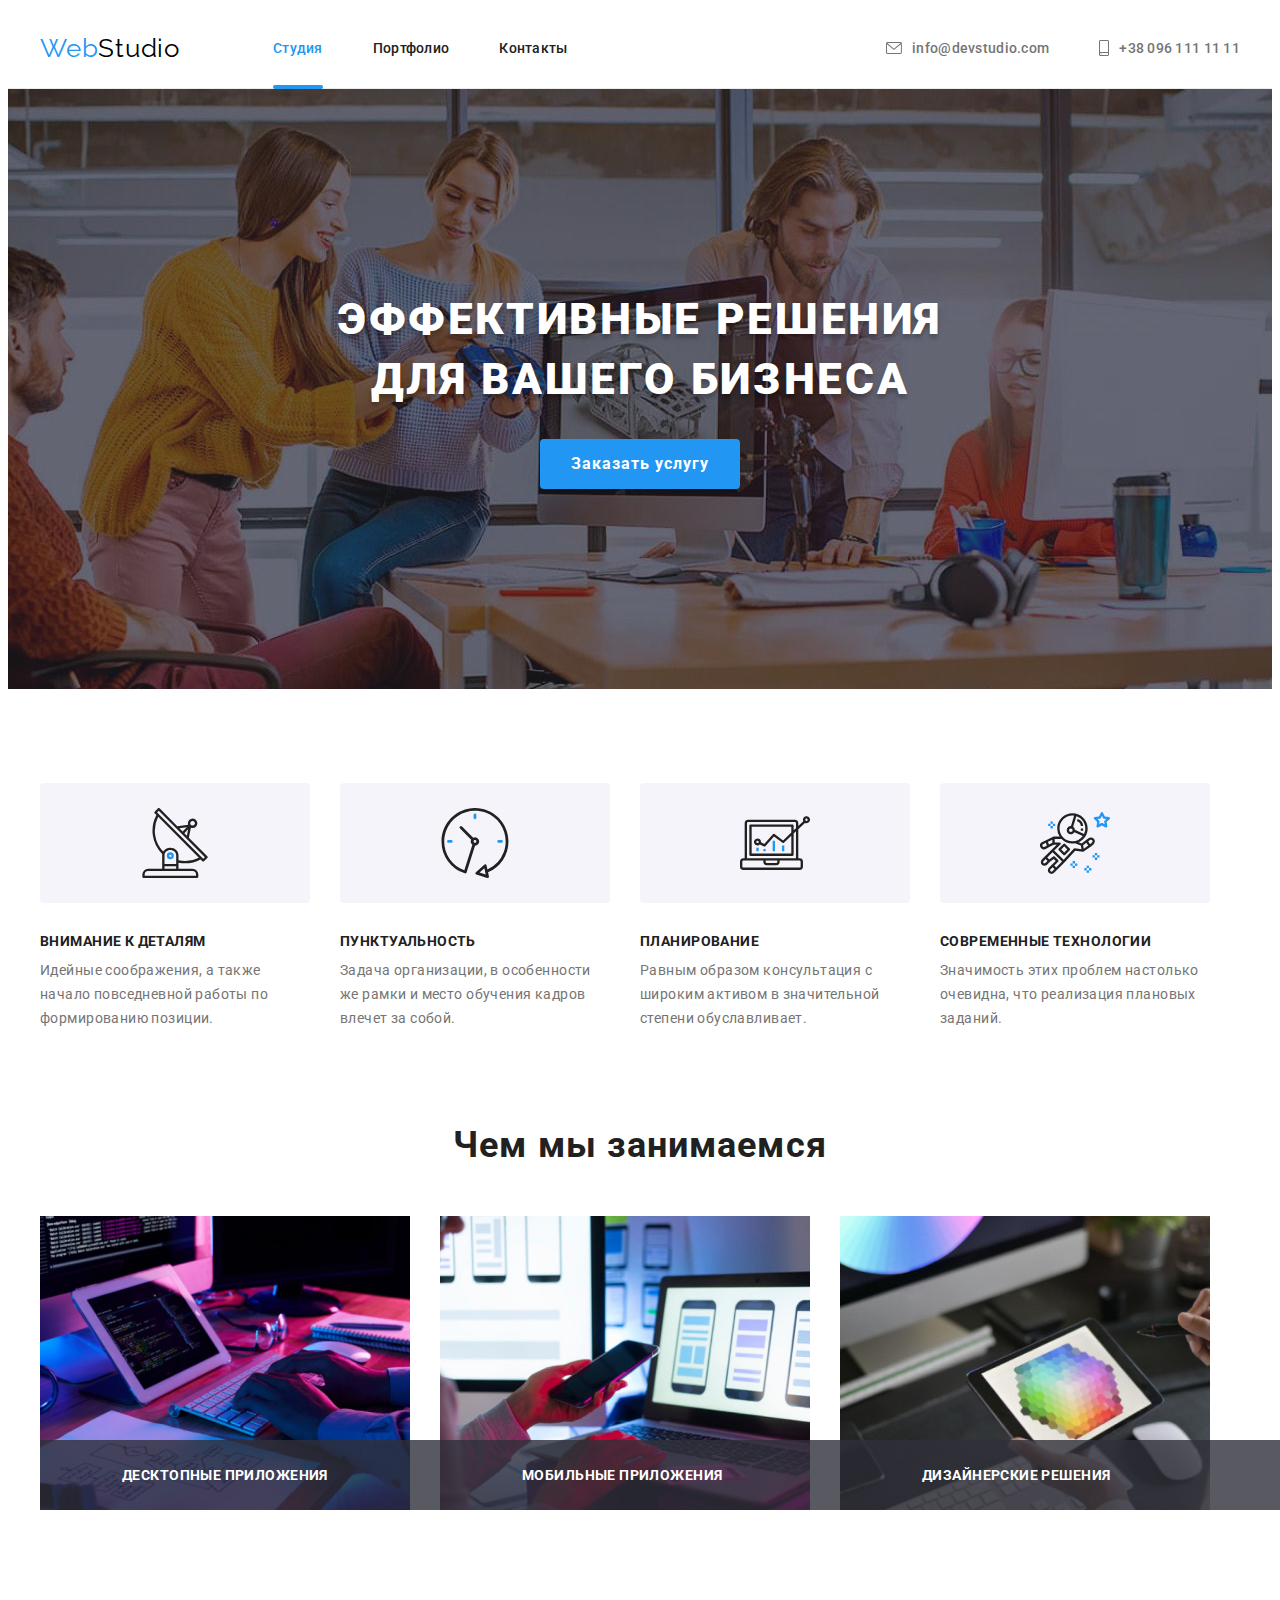
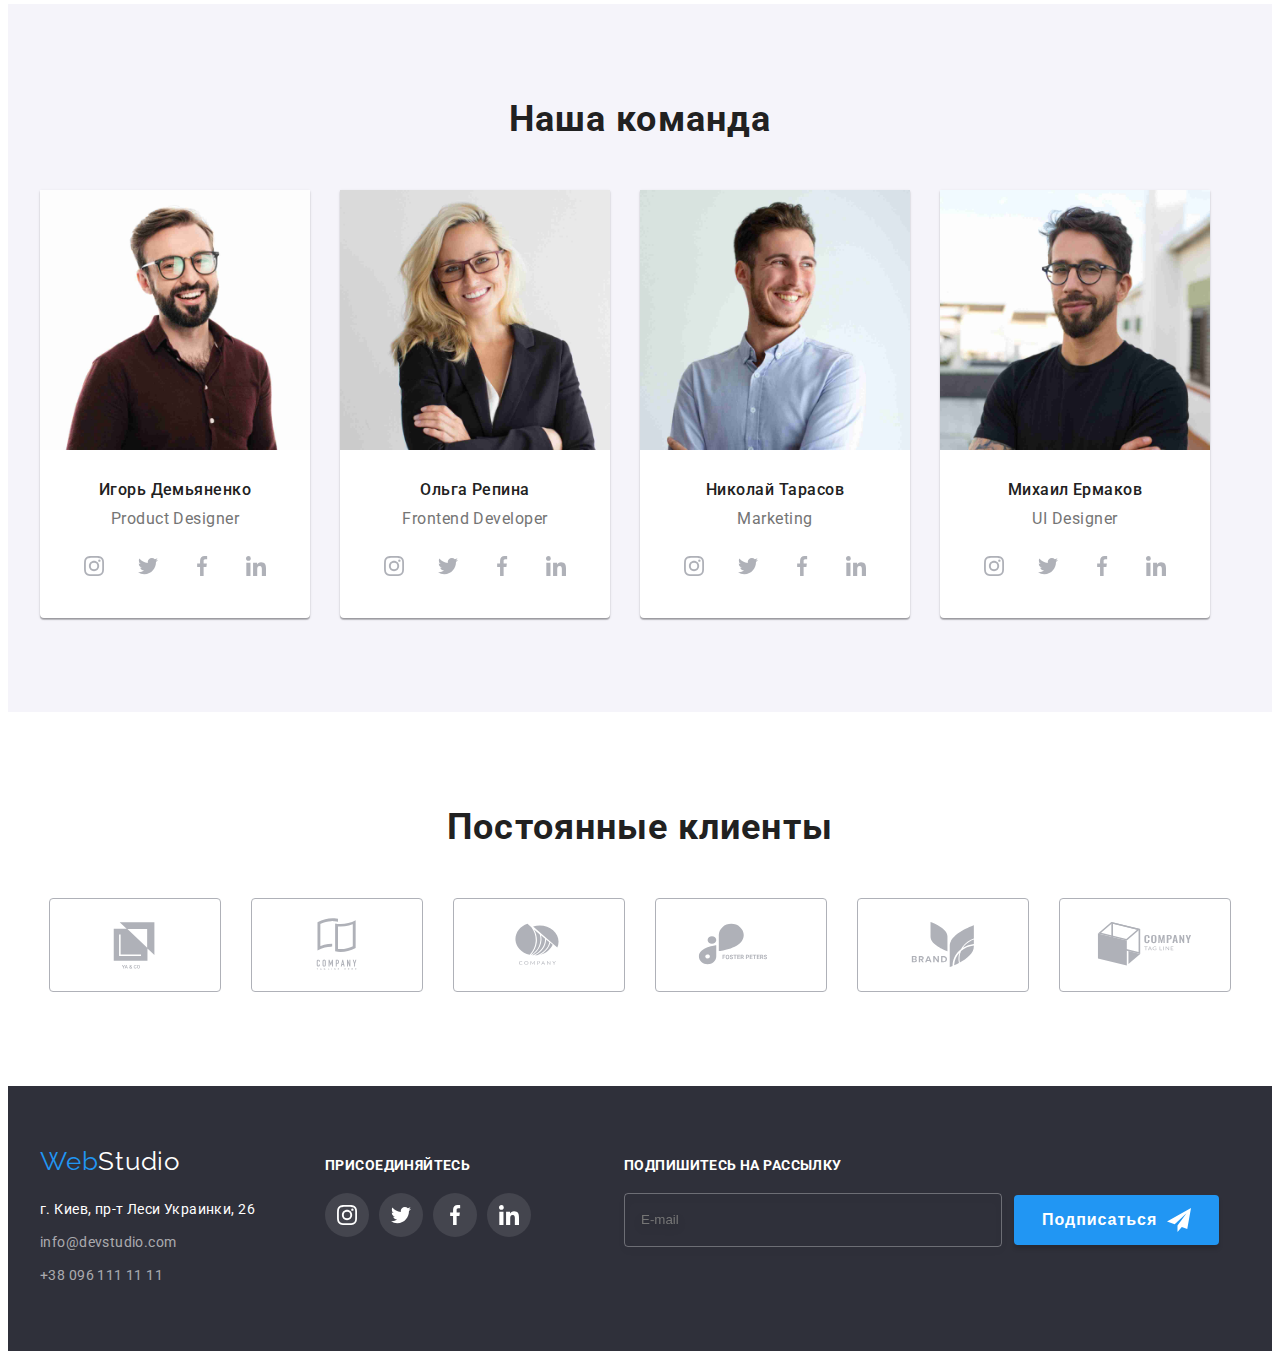
<file: index.html>
<!DOCTYPE html>
<html lang="en">
  <head>
    <meta charset="UTF-8" />
    <meta http-equiv="X-UA-Compatible" content="IE=edge" />
    <meta name="viewport" content="width=device-width, initial-scale=1.0" />
    <!-- Normalized start -->
    <link
      rel="stylesheet"
      href="https://cdnjs.cloudflare.com/ajax/libs/modern-normalize/1.1.0/modern-normalize.min.css"
      integrity="sha512-wpPYUAdjBVSE4KJnH1VR1HeZfpl1ub8YT/NKx4PuQ5NmX2tKuGu6U/JRp5y+Y8XG2tV+wKQpNHVUX03MfMFn9Q=="
      crossorigin="anonymous"
      referrerpolicy="no-referrer"
    />
    <!-- Normalized end -->

    <!-- font start -->
    <link rel="preconnect" href="https://fonts.googleapis.com" />
    <link rel="preconnect" href="https://fonts.gstatic.com" crossorigin />
    <link
      href="https://fonts.googleapis.com/css2?family=Raleway:wght@700&family=Roboto:wght@400;500;700;900&display=swap"
      rel="stylesheet"
    />
    <!-- font end -->
    <link rel="stylesheet" href="./css/styles.css" />
    <title>Document</title>
  </head>
  <body>
    <!-- header -->
    <header class="header">
      <div class="header-container container">
        <nav class="header-nav">
          <a class="logo link" href="./index.html"> <span class="web">Web</span>Studio</a>
          <ul class="header-list list">
            <li class="header-item">
              <a class="header-link header-link-current link" href="./index.html">Студия</a>
            </li>
            <li class="header-item">
              <a class="header-link link" href="./portfolio.html">Портфолио</a>
            </li>
            <li class="header-item">
              <a class="header-link link" href="">Контакты</a>
            </li>
          </ul>
        </nav>
        <ul class="contact-list list">
          <li class="header-item">
            <a class="header-contact link" href="mailto:info@devstudio.com">
              <svg class="header-svg" width="16" height="12">
                <use href="./images/icons.svg#envelope"></use>
              </svg>
              info@devstudio.com</a
            >
          </li>
          <li class="header-item">
            <a class="header-contact link" href="tel:+380961111111">
              <svg class="header-svg" width="10" height="16">
                <use href="./images/icons.svg#smartphone"></use>
              </svg>
              +38 096 111 11 11</a
            >
          </li>
        </ul>
      </div>
    </header>
    <!-- main content -->
    <main class="main">
      <!-- Hero section -->
      <section class="hero">
        <div class="hero-container container">
          <h1 class="hero-tittle">Эффективные решения для вашего бизнеса</h1>
          <button class="btn" type="button" data-modal-open>Заказать услугу</button>
        </div>
      </section>
      <!--Peculiarities  -->
      <section class="features-saction saction">
        <div class="features-container container">
          <h2 class="visually-hidden">Наши особенности</h2>
          <ul class="features-list list">
            <li class="features-item">
              <div class="features-svg-block">
                <svg class="" width="70" height="70">
                  <use href="./images/icons.svg#antenna"></use>
                </svg>
              </div>
              <h3 class="features-txt">Внимание к деталям</h3>
              <p class="features-info">
                Идейные соображения, а также начало повседневной работы по формированию позиции.
              </p>
            </li>
            <li class="features-item">
              <div class="features-svg-block">
                <svg class="" width="70" height="70">
                  <use href="./images/icons.svg#clock"></use>
                </svg>
              </div>
              <h3 class="features-txt">Пунктуальность</h3>
              <p class="features-info">
                Задача организации, в особенности же рамки и место обучения кадров влечет за собой.
              </p>
            </li>
            <li class="features-item">
              <div class="features-svg-block">
                <svg class="" width="70" height="70">
                  <use href="./images/icons.svg#diagram"></use>
                </svg>
              </div>
              <h3 class="features-txt">Планирование</h3>
              <p class="features-info">
                Равным образом консультация с широким активом в значительной степени обуславливает.
              </p>
            </li>
            <li class="features-item">
              <div class="features-svg-block">
                <svg class="" width="70" height="70">
                  <use href="./images/icons.svg#astronaut"></use>
                </svg>
              </div>
              <h3 class="features-txt">Современные технологии</h3>
              <p class="features-info">
                Значимость этих проблем настолько очевидна, что реализация плановых заданий.
              </p>
            </li>
          </ul>
        </div>
      </section>
      <!-- occupations -->
      <section class="caption saction">
        <div class="occupations-container container">
          <h2 class="saction-tittle">Чем мы занимаемся</h2>
          <ul class="occupations-list list">
            <li class="occupations-item">
              <img src=".\images\main\image1.jpg" alt="backend" width="370" />
              <div class="desc-block">
                <p class="occupations-desc">Десктопные приложения</p>
              </div>
            </li>
            <li class="occupations-item">
              <img src=".\images\main\image2.jpg" alt="frontend" width="370" />
              <div class="desc-block">
                <p class="occupations-desc">Мобильные приложения</p>
              </div>
            </li>
            <li class="occupations-item">
              <img src=".\images\main\image3.jpg" alt="designe" width="370" />
              <div class="desc-block">
                <p class="occupations-desc">Дизайнерские решения</p>
              </div>
            </li>
          </ul>
        </div>
      </section>
      <!-- team -->
      <section class="team saction">
        <div class="team-container container">
          <h2 class="saction-tittle">Наша команда</h2>
          <ul class="team-list list">
            <li class="team-item">
              <img
                class="team-card"
                src=".\images\main\member1.jpg"
                alt="team card 1"
                width="270"
                height="260"
              />
              <div class="team-wrapper">
                <h3 class="team-name">Игорь Демьяненко</h3>
                <p class="team-profession">Product Designer</p>
                <ul class="socials list">
                  <li class="socials-item">
                    <a
                      class="socials-link link"
                      href=""
                      target="_blank"
                      rel="noopener noreferrer"
                      aria-label="instagram"
                    >
                      <svg class="socials-icon" width="20" height="20">
                        <use href="./images/icons.svg#instagram"></use>
                      </svg>
                    </a>
                  </li>
                  <li class="socials-item">
                    <a
                      class="socials-link link"
                      href=""
                      target="_blank"
                      rel="noopener noreferrer"
                      aria-label="twitter"
                    >
                      <svg class="socials-icon" width="20" height="20">
                        <use href="./images/icons.svg#twitter"></use>
                      </svg>
                    </a>
                  </li>
                  <li class="socials-item">
                    <a
                      class="socials-link link"
                      href=""
                      target="_blank"
                      rel="noopener noreferrer"
                      aria-label="facebook"
                    >
                      <svg class="socials-icon" width="20" height="20">
                        <use href="./images/icons.svg#facebook"></use>
                      </svg>
                    </a>
                  </li>
                  <li class="socials-item">
                    <a
                      class="socials-link link"
                      href=""
                      target="_blank"
                      rel="noopener noreferrer"
                      aria-label="linkedin"
                    >
                      <svg class="socials-icon" width="20" height="20">
                        <use href="./images/icons.svg#linkedin"></use>
                      </svg>
                    </a>
                  </li>
                </ul>
              </div>
            </li>
            <li class="team-item">
              <img
                class="team-card"
                src=".\images\main\member2.jpg"
                alt="team card 2"
                width="270"
                height="260"
              />
              <div class="team-wrapper">
                <h3 class="team-name">Ольга Репина</h3>
                <p class="team-profession">Frontend Developer</p>
                <ul class="socials list">
                  <li class="socials-item">
                    <a
                      class="socials-link link"
                      href=""
                      target="_blank"
                      rel="noopener noreferrer"
                      aria-label="instagram"
                    >
                      <svg class="socials-icon" width="20" height="20">
                        <use href="./images/icons.svg#instagram"></use>
                      </svg>
                    </a>
                  </li>
                  <li class="socials-item">
                    <a
                      class="socials-link link"
                      href=""
                      target="_blank"
                      rel="noopener noreferrer"
                      aria-label="twitter"
                    >
                      <svg class="socials-icon" width="20" height="20">
                        <use href="./images/icons.svg#twitter"></use>
                      </svg>
                    </a>
                  </li>
                  <li class="socials-item">
                    <a
                      class="socials-link link"
                      href=""
                      target="_blank"
                      rel="noopener noreferrer"
                      aria-label="facebook"
                    >
                      <svg class="socials-icon" width="20" height="20">
                        <use href="./images/icons.svg#facebook"></use>
                      </svg>
                    </a>
                  </li>
                  <li class="socials-item">
                    <a
                      class="socials-link link"
                      href=""
                      target="_blank"
                      rel="noopener noreferrer"
                      aria-label="linkedin"
                    >
                      <svg class="socials-icon" width="20" height="20">
                        <use href="./images/icons.svg#linkedin"></use>
                      </svg>
                    </a>
                  </li>
                </ul>
              </div>
            </li>
            <li class="team-item">
              <img
                class="team-card"
                src=".\images\main\member3.jpg"
                alt="team card 3"
                width="270"
                height="260"
              />
              <div class="team-wrapper">
                <h3 class="team-name">Николай Тарасов</h3>
                <p class="team-profession">Marketing</p>
                <ul class="socials list">
                  <li class="socials-item">
                    <a
                      class="socials-link link"
                      href=""
                      target="_blank"
                      rel="noopener noreferrer"
                      aria-label="instagram"
                    >
                      <svg class="socials-icon" width="20" height="20">
                        <use href="./images/icons.svg#instagram"></use>
                      </svg>
                    </a>
                  </li>
                  <li class="socials-item">
                    <a
                      class="socials-link link"
                      href=""
                      target="_blank"
                      rel="noopener noreferrer"
                      aria-label="twitter"
                    >
                      <svg class="socials-icon" width="20" height="20">
                        <use href="./images/icons.svg#twitter"></use>
                      </svg>
                    </a>
                  </li>
                  <li class="socials-item">
                    <a
                      class="socials-link link"
                      href=""
                      target="_blank"
                      rel="noopener noreferrer"
                      aria-label="facebook"
                    >
                      <svg class="socials-icon" width="20" height="20">
                        <use href="./images/icons.svg#facebook"></use>
                      </svg>
                    </a>
                  </li>
                  <li class="socials-item">
                    <a
                      class="socials-link link"
                      href=""
                      target="_blank"
                      rel="noopener noreferrer"
                      aria-label="linkedin"
                    >
                      <svg class="socials-icon" width="20" height="20">
                        <use href="./images/icons.svg#linkedin"></use>
                      </svg>
                    </a>
                  </li>
                </ul>
              </div>
            </li>
            <li class="team-item">
              <img
                class="team-card"
                src=".\images\main\member4.jpg"
                alt="team card 4"
                width="270"
                height="260"
              />
              <div class="team-wrapper">
                <h3 class="team-name">Михаил Ермаков</h3>
                <p class="team-profession">UI Designer</p>
                <ul class="socials list">
                  <li class="socials-item">
                    <a
                      class="socials-link link"
                      href=""
                      target="_blank"
                      rel="noopener noreferrer"
                      aria-label="instagram"
                    >
                      <svg class="socials-icon" width="20" height="20">
                        <use href="./images/icons.svg#instagram"></use>
                      </svg>
                    </a>
                  </li>
                  <li class="socials-item">
                    <a
                      class="socials-link link"
                      href=""
                      target="_blank"
                      rel="noopener noreferrer"
                      aria-label="twitter"
                    >
                      <svg class="socials-icon" width="20" height="20">
                        <use href="./images/icons.svg#twitter"></use>
                      </svg>
                    </a>
                  </li>
                  <li class="socials-item">
                    <a
                      class="socials-link link"
                      href=""
                      target="_blank"
                      rel="noopener noreferrer"
                      aria-label="facebook"
                    >
                      <svg class="socials-icon" width="20" height="20">
                        <use href="./images/icons.svg#facebook"></use>
                      </svg>
                    </a>
                  </li>
                  <li class="socials-item">
                    <a
                      class="socials-link link"
                      href=""
                      target="_blank"
                      rel="noopener noreferrer"
                      aria-label="linkedin"
                    >
                      <svg class="socials-icon" width="20" height="20">
                        <use href="./images/icons.svg#linkedin"></use>
                      </svg>
                    </a>
                  </li>
                </ul>
              </div>
            </li>
          </ul>
        </div>
      </section>
      <!-- clients saction -->
      <section class="clients-saction saction">
        <div class="clients-container container">
          <h2 class="saction-tittle">Постоянные клиенты</h2>
          <ul class="clients-list list">
            <li class="clients-item">
              <a
                class="clients-link link"
                href=""
                target="_blank"
                rel="noopener noreferrer"
                aria-label="logo1"
              >
                <svg class="clients-icon" width="106" height="60">
                  <use href="./images/icons.svg#logo1"></use>
                </svg>
              </a>
            </li>
            <li class="clients-item">
              <a
                class="clients-link link"
                href=""
                target="_blank"
                rel="noopener noreferrer"
                aria-label="logo2"
              >
                <svg class="clients-icon" width="106" height="60">
                  <use href="./images/icons.svg#logo2"></use>
                </svg>
              </a>
            </li>
            <li class="clients-item">
              <a
                class="clients-link link"
                href=""
                target="_blank"
                rel="noopener noreferrer"
                aria-label="logo3"
              >
                <svg class="clients-icon" width="106" height="60">
                  <use href="./images/icons.svg#logo3"></use>
                </svg>
              </a>
            </li>
            <li class="clients-item">
              <a
                class="clients-link link"
                href=""
                target="_blank"
                rel="noopener noreferrer"
                aria-label="logo4"
              >
                <svg class="clients-icon" width="106" height="60">
                  <use href="./images/icons.svg#logo4"></use>
                </svg>
              </a>
            </li>
            <li class="clients-item">
              <a
                class="clients-link link"
                href=""
                target="_blank"
                rel="noopener noreferrer"
                aria-label="logo5"
              >
                <svg class="clients-icon" width="106" height="60">
                  <use href="./images/icons.svg#logo5"></use>
                </svg>
              </a>
            </li>
            <li class="clients-item">
              <a
                class="clients-link link"
                href=""
                target="_blank"
                rel="noopener noreferrer"
                aria-label="logo6"
              >
                <svg class="clients-icon" width="106" height="60">
                  <use href="./images/icons.svg#logo6"></use>
                </svg>
              </a>
            </li>
          </ul>
        </div>
      </section>
    </main>
    <!-- footer -->
    <footer class="footer">
      <div class="footer-container container">
        <div>
          <a class="footer-logo link" href="index.html"><span class="web">Web</span>Studio</a>
          <address class="address">
            <ul class="address-list list">
              <li class="address-item">
                <a class="footer-link-geo link" href="https://goo.gl/maps/VQwM4wYodzAUSdx47"
                  >г. Киев, пр-т Леси Украинки, 26</a
                >
              </li>
              <li class="address-item">
                <a class="footer-link-contact link" href="mailto:info@devstudio.com"
                  >info@devstudio.com</a
                >
              </li>
              <li class="address-item">
                <a class="footer-link-contact link" href="tel:+380961111111">+38 096 111 11 11</a>
              </li>
            </ul>
          </address>
        </div>
        <div class="footer-svg">
          <p class="footer-slogan">присоединяйтесь</p>
          <ul class="footer-svg-list list">
            <li class="footer-svg-item">
              <a
                class="footer-svg-link link"
                href=""
                target="_blank"
                rel="noopener noreferrer"
                aria-label="instagram"
              >
                <svg class="footer-svg-icon" width="20" height="20">
                  <use href="./images/icons.svg#instagram"></use>
                </svg>
              </a>
            </li>
            <li class="footer-svg-item">
              <a
                class="footer-svg-link link"
                href=""
                target="_blank"
                rel="noopener noreferrer"
                aria-label="twitter"
              >
                <svg class="footer-svg-icon" width="20" height="20">
                  <use href="./images/icons.svg#twitter"></use>
                </svg>
              </a>
            </li>
            <li class="footer-svg-item">
              <a
                class="footer-svg-link link"
                href=""
                target="_blank"
                rel="noopener noreferrer"
                aria-label="facebook"
              >
                <svg class="footer-svg-icon" width="20" height="20">
                  <use href="./images/icons.svg#facebook"></use>
                </svg>
              </a>
            </li>
            <li class="footer-svg-item">
              <a
                class="footer-svg-link link"
                href=""
                target="_blank"
                rel="noopener noreferrer"
                aria-label="linkedin"
              >
                <svg class="footer-svg-icon" width="20" height="20">
                  <use href="./images/icons.svg#linkedin"></use>
                </svg>
              </a>
            </li>
          </ul>
        </div>
        <div class="footer-form-mailing">
          <p class="footer-slogan">Подпишитесь на рассылку</p>
          <div class="fut-div">
            <form class="footer-form">
              <label class="footer-form-label">
                <input class="footer-form-input" placeholder="E-mail" type="email" name="mailing" />
              </label>
              <button class="footer-form-btn" type="submit">
                <span class="footer-form-btn-txt">Подписаться</span>
                <svg class="footer-form-btn-icon" width="24" height="24">
                  <use href="./images/icons.svg#icon-send"></use>
                </svg>
              </button>
            </form>
          </div>
        </div>
      </div>
    </footer>
    <!-- modal windov -->
    <div class="backdrop is-hidden" data-modal>
      <div class="modal">
        <button class="modal-btn" type="button" data-modal-close>
          <svg class="modal-btn-icon" width="18" height="18">
            <use href="./images/icons.svg#close-black"></use>
          </svg>
        </button>
        <form class="form">
          <strong class="form-tittle">Оставьте свои данные, мы вам перезвоним</strong>
          <div class="form-group" role="group">
            <label class="form-lable">
              <span class="form-name">Имя</span>
              <input class="form-input" type="text" name="name" />
              <svg class="form-icon" width="18" height="18">
                <use href="./images/icons.svg#person-form"></use>
              </svg>
            </label>
            <label class="form-lable">
              <span class="form-name">Телефон</span>
              <input class="form-input" type="tel" name="tel" />
              <svg class="form-icon" width="18" height="18">
                <use href="./images/icons.svg#phone-form"></use>
              </svg>
            </label>
            <label class="form-lable">
              <span class="form-name">Почта</span>
              <input class="form-input" type="email" name="email" />
              <svg class="form-icon" width="18" height="18">
                <use href="./images/icons.svg#email-form"></use>
              </svg>
            </label>
            <label class="form-lable">
              <span class="form-name">Коментарий</span>
              <textarea
                class="form-textarea"
                name="form-coment"
                cols="30"
                rows="5"
                placeholder="Введите текст"
              ></textarea>
            </label>
          </div>
          <label class="form-agreement">
            <input class="form-input-agree visuaaly-hidden" type="checkbox" name="agreement" />
            <svg class="form-agree-icon" width="18" height="18">
              <use class="form-icon-chek" href="./images/icons.svg#icon-check"></use>
              <use class="form-icon-unchek" href="./images/icons.svg#vector"></use>
            </svg>
            <span class="form-checkbox-txt">
              Соглашаюсь с рассылкой и принимаю
              <a class="form-link" href="">Условия договора</a>
            </span>
          </label>
          <button class="form-btn" type="submit">
            <span class="form-btn-txt">Отправить</span>
          </button>
        </form>
      </div>
    </div>
    <script src="./js/modal.js"></script>
  </body>
</html>
</file>
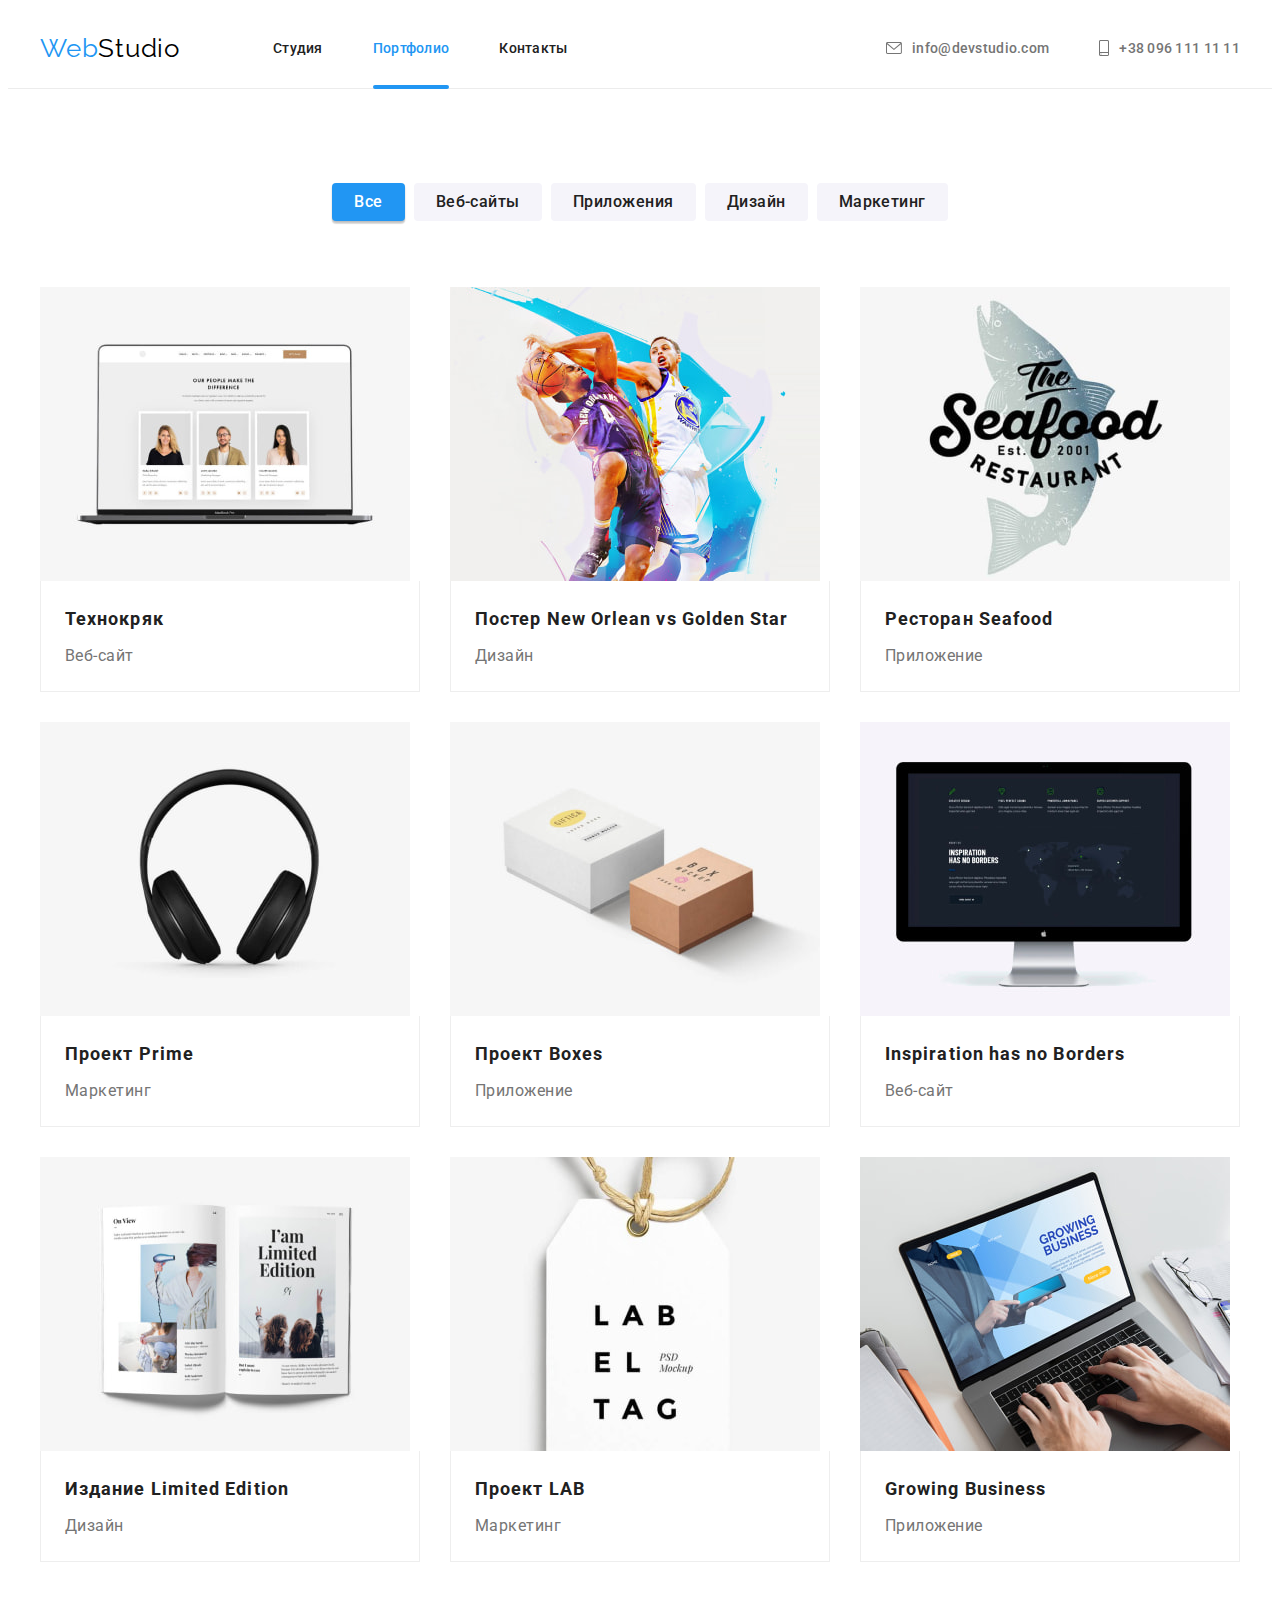
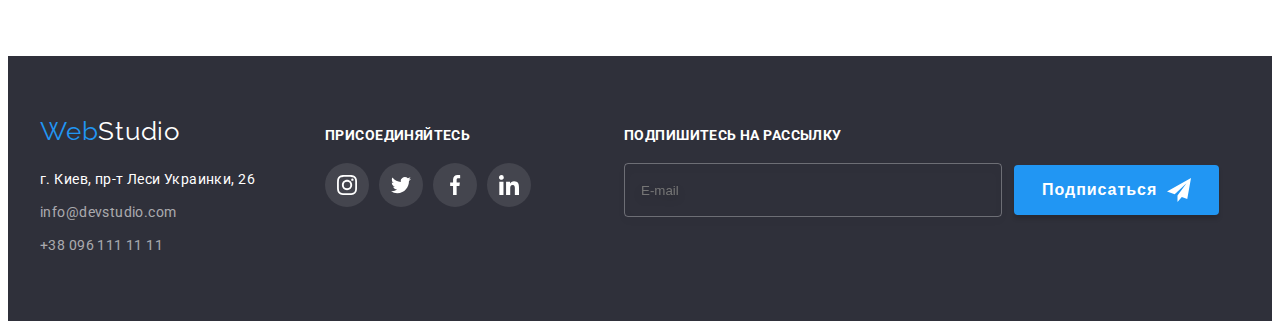
<file: portfolio.html>
<!DOCTYPE html>
<html lang="en">
  <head>
    <meta charset="UTF-8" />
    <meta http-equiv="X-UA-Compatible" content="IE=edge" />
    <meta name="viewport" content="width=device-width, initial-scale=1.0" />
    <!-- Normalized start -->
    <link
      rel="stylesheet"
      href="https://cdnjs.cloudflare.com/ajax/libs/modern-normalize/1.1.0/modern-normalize.min.css"
      integrity="sha512-wpPYUAdjBVSE4KJnH1VR1HeZfpl1ub8YT/NKx4PuQ5NmX2tKuGu6U/JRp5y+Y8XG2tV+wKQpNHVUX03MfMFn9Q=="
      crossorigin="anonymous"
      referrerpolicy="no-referrer"
    />
    <!-- Normalized end -->

    <!-- font start -->
    <link rel="preconnect" href="https://fonts.googleapis.com" />
    <link rel="preconnect" href="https://fonts.gstatic.com" crossorigin />
    <link
      href="https://fonts.googleapis.com/css2?family=Raleway:wght@700&family=Roboto:wght@400;500;700;900&display=swap"
      rel="stylesheet"
    />
    <!-- font end -->
    <link rel="stylesheet" href=".\css\styles.css" />
    <title>Portfolio</title>
  </head>
  <body>
    <!-- header -->
    <header class="header">
      <div class="header-container container">
        <nav class="header-nav">
          <a class="logo link" href=".\index.html"> <span class="web">Web</span>Studio</a>
          <ul class="header-list list">
            <li class="header-item">
              <a class="header-link link" href=".\index.html">Студия</a>
            </li>
            <li class="header-item">
              <a class="header-link header-link-current link" href=".\portfolio.html">Портфолио</a>
            </li>
            <li class="header-item">
              <a class="header-link link" href="">Контакты</a>
            </li>
          </ul>
        </nav>
        <ul class="contact-list list">
          <li class="header-item">
            <a class="header-contact link" href="mailto:info@devstudio.com">
              <svg class="header-svg" width="16" height="12">
                <use href="./images/icons.svg#envelope"></use>
              </svg>
              info@devstudio.com</a
            >
          </li>
          <li class="header-item">
            <a class="header-contact link" href="tel:+380961111111">
              <svg class="header-svg" width="10" height="16">
                <use href="./images/icons.svg#smartphone"></use>
              </svg>
              +38 096 111 11 11</a
            >
          </li>
        </ul>
      </div>
    </header>
    <!-- main -->
    <main class="main">
      <!--portfolio buttons  -->
      <section class="main-nav-toggle saction">
        <div class="main-nav-container container">
          <ul class="main-nav-list list">
            <li class="main-nav-item item">
              <button class="main-nav-btn btn-current" type="button">Все</button>
            </li>
            <li class="main-nav-item item">
              <button class="main-nav-btn" type="button">Веб-сайты</button>
            </li>
            <li class="main-nav-item item">
              <button class="main-nav-btn" type="button">Приложения</button>
            </li>
            <li class="main-nav-item item">
              <button class="main-nav-btn" type="button">Дизайн</button>
            </li>
            <li class="main-nav-item item">
              <button class="main-nav-btn" type="button">Маркетинг</button>
            </li>
          </ul>
          <!-- portfolio projects -->
          <h1 class="visually-hidden">Портфолио</h1>
          <ul class="portfolio-list list">
            <li class="portfolio-item item">
              <a class="portfolio-link link" href="">
                <div class="overlay-block">
                  <img
                    class="portfolio-img"
                    src=".\images\portfolio\img1.jpg"
                    alt="project images"
                    width="370"
                    height="294"
                  />
                  <div class="overlay">
                    <p class="overlay-text">
                      Ресурс предлагает комплексные предложения с разным уровнем функционала и
                      сервисов. Все это позволит посетителю получить исчерпывающие сведения о
                      компании или частном лице.
                    </p>
                  </div>
                </div>
                <div class="portfolio-wraper">
                  <h2 class="portfolio-project">Технокряк</h2>
                  <p class="portfolio-descr">Веб-сайт</p>
                </div>
              </a>
            </li>
            <li class="portfolio-item item">
              <a class="portfolio-link link" href="">
                <div class="overlay-block">
                  <img
                    class="portfolio-img"
                    src=".\images\portfolio\img2.jpg"
                    alt="project images"
                    width="370"
                    height="294"
                  />
                  <div class="overlay">
                    <p class="overlay-text">
                      Ресурс предлагает комплексные предложения с разным уровнем функционала и
                      сервисов. Все это позволит посетителю получить исчерпывающие сведения о
                      компании или частном лице.
                    </p>
                  </div>
                </div>
                <div class="portfolio-wraper">
                  <h2 class="portfolio-project">Постер New Orlean vs Golden Star</h2>
                  <p class="portfolio-descr">Дизайн</p>
                </div>
              </a>
            </li>
            <li class="portfolio-item item">
              <a class="portfolio-link link" href="">
                <div class="overlay-block">
                  <img
                    class="portfolio-img"
                    src=".\images\portfolio\img3.jpg"
                    alt="project images"
                    width="370"
                    height="294"
                  />
                  <div class="overlay">
                    <p class="overlay-text">
                      Ресурс предлагает комплексные предложения с разным уровнем функционала и
                      сервисов. Все это позволит посетителю получить исчерпывающие сведения о
                      компании или частном лице.
                    </p>
                  </div>
                </div>
                <div class="portfolio-wraper">
                  <h2 class="portfolio-project">Ресторан Seafood</h2>
                  <p class="portfolio-descr">Приложение</p>
                </div>
              </a>
            </li>
            <li class="portfolio-item item">
              <a class="portfolio-link link" href="">
                <div class="overlay-block">
                  <img
                    class="portfolio-img"
                    src=".\images\portfolio\img4.jpg"
                    alt="project images"
                    width="370"
                    height="294"
                  />
                  <div class="overlay">
                    <p class="overlay-text">
                      Ресурс предлагает комплексные предложения с разным уровнем функционала и
                      сервисов. Все это позволит посетителю получить исчерпывающие сведения о
                      компании или частном лице.
                    </p>
                  </div>
                </div>
                <div class="portfolio-wraper">
                  <h2 class="portfolio-project">Проект Prime</h2>
                  <p class="portfolio-descr">Маркетинг</p>
                </div>
              </a>
            </li>
            <li class="portfolio-item item">
              <a class="portfolio-link link" href="">
                <div class="overlay-block">
                  <img
                    class="portfolio-img"
                    src=".\images\portfolio\img5.jpg"
                    alt="project images"
                    width="370"
                    height="294"
                  />
                  <div class="overlay">
                    <p class="overlay-text">
                      Ресурс предлагает комплексные предложения с разным уровнем функционала и
                      сервисов. Все это позволит посетителю получить исчерпывающие сведения о
                      компании или частном лице.
                    </p>
                  </div>
                </div>
                <div class="portfolio-wraper">
                  <h2 class="portfolio-project">Проект Boxes</h2>
                  <p class="portfolio-descr">Приложение</p>
                </div>
              </a>
            </li>
            <li class="portfolio-item item">
              <a class="portfolio-link link" href="">
                <div class="overlay-block">
                  <img
                    class="portfolio-img"
                    src=".\images\portfolio\img6.jpg"
                    alt="project images"
                    width="370"
                    height="294"
                  />
                  <div class="overlay">
                    <p class="overlay-text">
                      Ресурс предлагает комплексные предложения с разным уровнем функционала и
                      сервисов. Все это позволит посетителю получить исчерпывающие сведения о
                      компании или частном лице.
                    </p>
                  </div>
                </div>
                <div class="portfolio-wraper">
                  <h2 class="portfolio-project">Inspiration has no Borders</h2>
                  <p class="portfolio-descr">Веб-сайт</p>
                </div>
              </a>
            </li>
            <li class="portfolio-item item">
              <a class="portfolio-link link" href="">
                <div class="overlay-block">
                  <img
                    class="portfolio-img"
                    src=".\images\portfolio\img7.jpg"
                    alt="project images"
                    width="370"
                    height="294"
                  />
                  <div class="overlay">
                    <p class="overlay-text">
                      Ресурс предлагает комплексные предложения с разным уровнем функционала и
                      сервисов. Все это позволит посетителю получить исчерпывающие сведения о
                      компании или частном лице.
                    </p>
                  </div>
                </div>
                <div class="portfolio-wraper">
                  <h2 class="portfolio-project">Издание Limited Edition</h2>
                  <p class="portfolio-descr">Дизайн</p>
                </div>
              </a>
            </li>
            <li class="portfolio-item item">
              <a class="portfolio-link link" href="">
                <div class="overlay-block">
                  <img
                    class="portfolio-img"
                    src=".\images\portfolio\img8.jpg"
                    alt="project images"
                    width="370"
                    height="294"
                  />
                  <div class="overlay">
                    <p class="overlay-text">
                      Ресурс предлагает комплексные предложения с разным уровнем функционала и
                      сервисов. Все это позволит посетителю получить исчерпывающие сведения о
                      компании или частном лице.
                    </p>
                  </div>
                </div>
                <div class="portfolio-wraper">
                  <h2 class="portfolio-project">Проект LAB</h2>
                  <p class="portfolio-descr">Маркетинг</p>
                </div>
              </a>
            </li>
            <li class="portfolio-item item">
              <a class="portfolio-link link" href="">
                <div class="overlay-block">
                  <img
                    class="portfolio-img"
                    src=".\images\portfolio\img9.jpg"
                    alt="project images"
                    width="370"
                    height="294"
                  />
                  <div class="overlay">
                    <p class="overlay-text">
                      Ресурс предлагает комплексные предложения с разным уровнем функционала и
                      сервисов. Все это позволит посетителю получить исчерпывающие сведения о
                      компании или частном лице.
                    </p>
                  </div>
                </div>
                <div class="portfolio-wraper">
                  <h2 class="portfolio-project">Growing Business</h2>
                  <p class="portfolio-descr">Приложение</p>
                </div>
              </a>
            </li>
          </ul>
        </div>
      </section>
    </main>
    <!-- footer -->
    <footer class="footer">
      <div class="footer-container container">
        <div>
          <a class="footer-logo link" href="index.html"><span class="web">Web</span>Studio</a>
          <address class="address">
            <ul class="address-list list">
              <li class="address-item">
                <a class="footer-link-geo link" href="https://goo.gl/maps/VQwM4wYodzAUSdx47"
                  >г. Киев, пр-т Леси Украинки, 26</a
                >
              </li>
              <li class="address-item">
                <a class="footer-link-contact link" href="mailto:info@devstudio.com"
                  >info@devstudio.com</a
                >
              </li>
              <li class="address-item">
                <a class="footer-link-contact link" href="tel:+380961111111">+38 096 111 11 11</a>
              </li>
            </ul>
          </address>
        </div>
        <div class="footer-svg">
          <p class="footer-slogan">присоединяйтесь</p>
          <ul class="footer-svg-list list">
            <li class="footer-svg-item">
              <a
                class="footer-svg-link link"
                href=""
                target="_blank"
                rel="noopener noreferrer"
                aria-label="instagram"
              >
                <svg class="footer-svg-icon" width="20" height="20">
                  <use href="./images/icons.svg#instagram"></use>
                </svg>
              </a>
            </li>
            <li class="footer-svg-item">
              <a
                class="footer-svg-link link"
                href=""
                target="_blank"
                rel="noopener noreferrer"
                aria-label="twitter"
              >
                <svg class="footer-svg-icon" width="20" height="20">
                  <use href="./images/icons.svg#twitter"></use>
                </svg>
              </a>
            </li>
            <li class="footer-svg-item">
              <a
                class="footer-svg-link link"
                href=""
                target="_blank"
                rel="noopener noreferrer"
                aria-label="facebook"
              >
                <svg class="footer-svg-icon" width="20" height="20">
                  <use href="./images/icons.svg#facebook"></use>
                </svg>
              </a>
            </li>
            <li class="footer-svg-item">
              <a
                class="footer-svg-link link"
                href=""
                target="_blank"
                rel="noopener noreferrer"
                aria-label="linkedin"
              >
                <svg class="footer-svg-icon" width="20" height="20">
                  <use href="./images/icons.svg#linkedin"></use>
                </svg>
              </a>
            </li>
          </ul>
        </div>
        <div class="footer-form-mailing">
          <p class="footer-slogan">Подпишитесь на рассылку</p>
          <div class="fut-div">
            <form class="footer-form">
              <label class="footer-form-label">
                <input class="footer-form-input" placeholder="E-mail" type="email" name="mailing" />
              </label>
              <button class="footer-form-btn" type="submit">
                <span class="footer-form-btn-txt">Подписаться</span>
                <svg class="footer-form-btn-icon" width="24" height="24">
                  <use href="./images/icons.svg#icon-send"></use>
                </svg>
              </button>
            </form>
          </div>
        </div>
      </div>
    </footer>
  </body>
</html>
</file>
<file: css/styles.css>
:root {
  /* fonts */
  --main-font: 'roboto', sans-serif;
  --secondary-font: 'Raleway', sans-serif;

  /* text colors */
  --main-txt-cl: #212121;
  --accent-txt-cl: #2196f3;
  --light-txt-bg-cl: #ffffff;
  --secondary-txt-color: #757575;
  /* bg colors */

  --dark-bg-cl: #2f303a;
  --white-bg-collors: #f5f4fa;
  --btn-focus-bg-cl: #188ce8;
  /* others */
  --cubic: cubic-bezier(0.4, 0, 0.2, 1);
  --indent: 30px;
  --items: 3;
}

/* body */

/* base stayles */
body {
  font-family: var(--main-font);
  color: var(--main-txt-cl);
}
.container {
  width: 1200px;
  margin-left: auto;
  margin-right: auto;
  padding-left: 15px;
  padding-right: 15px;
}
.saction {
  padding-top: 94px;
  padding-bottom: 94px;
}
.saction-tittle {
  text-align: center;
  margin-bottom: 50px;

  font-size: 36px;
  line-height: calc(42 / 36);
  letter-spacing: 0.03em;
}
.visuaaly-hidden {
  position: absolute;
  white-space: nowrap;
  width: 1px;
  height: 1px;
  overflow: hidden;
  border: 0;
  padding: 0;
  clip: rect(0 0 0 0);
  clip-path: inset(50%);
  margin: -1px;
}
/* modal window */
.backdrop {
  position: fixed;
  top: 0;
  left: 0;
  z-index: 1000;

  display: flex;
  align-items: center;
  justify-content: center;

  width: 100%;
  height: 100%;

  transition: opacity 250ms var(--cubic), visibility 250ms var(--cubic);

  background-color: rgba(0, 0, 0, 0.2);
}
.backdrop.is-hidden {
  opacity: 0;
  visibility: hidden;
  pointer-events: none;
}
.modal {
  position: absolute;
  top: 50%;
  left: 50%;
  transform: translate(-50%, -50%) scale(1);

  width: 528px;
  height: 581px;
  padding: 40px 40px;

  background: #ffffff;
  box-shadow: 0px 1px 3px rgba(0, 0, 0, 0.12), 0px 1px 1px rgba(0, 0, 0, 0.14),
    0px 2px 1px rgba(0, 0, 0, 0.2);
  border-radius: 4px;
}
.modal-btn {
  position: absolute;
  top: 10px;
  right: 10px;

  display: flex;
  align-items: center;
  justify-content: center;

  width: 30px;
  height: 30px;

  transition: fill 250ms var(--cubic);

  border-radius: 50%;
  border: 1px solid rgba(0, 0, 0, 0.1);
  background-color: transparent;

  cursor: pointer;
}
.modal-btn:hover,
.modal-btn:focus {
  fill: var(--accent-txt-cl);
}

/* form */
.form {
  text-align: center;
}
.form-tittle {
  display: block;
  margin-bottom: 12px;

  font-weight: 700;
  font-size: 20px;
  line-height: calc(23 / 20);
  text-align: center;
  letter-spacing: 0.03em;

  color: #212121;
}
.form-group {
  margin-bottom: 20px;
}
.form-lable {
  position: relative;
  display: block;
  margin-bottom: 10px;
}
.form-lable:last-child {
  margin-bottom: 0;
}
.form-input {
  cursor: pointer;

  width: 100%;
  padding: 10px;
  padding-left: 42px;

  transition: border 250ms var(--cubic);

  outline: none;
  border: 1px solid rgba(33, 33, 33, 0.2);
  border-radius: 4px;
}
.form-input:hover,
.form-input:focus {
  border: 1px solid var(--accent-txt-cl);
}
.form-input:hover + .form-icon,
.form-input:focus + .form-icon {
  fill: var(--accent-txt-cl);
}
.form-name {
  display: block;
  text-align: start;

  margin-bottom: 4px;
  padding-left: 1px;

  font-weight: 400;
  font-size: 12px;
  line-height: calc(14 / 12);
  letter-spacing: 0.01em;
  color: var(--secondary-txt-color);
}
.form-icon {
  position: absolute;
  left: 12px;
  bottom: 12px;

  transition: fill 250ms var(--cubic);
}

.form-textarea {
  resize: none;
  cursor: pointer;

  height: 120px;
  width: 100%;
  padding: 12px 16px;

  transition: border 250ms var(--cubic);

  outline: none;
  border: 1px solid rgba(33, 33, 33, 0.2);
  border-radius: 4px;
}
.form-textarea:hover,
.form-textarea:focus {
  border: 1px solid var(--accent-txt-cl);
}
.form-textarea::placeholder {
  font-weight: 400;
  font-size: 14px;
  line-height: 16px;
  letter-spacing: 0.01em;

  color: rgba(117, 117, 117, 0.5);
}
/*  */
.form-agreement {
  display: flex;
  align-items: center;
  gap: 8px;
}
.form-agree-icon {
  cursor: pointer;
}
.form-input-agree:checked + .form-agree-icon .form-icon-unchek {
  opacity: 0;
  transition: opacity 250ms var(--cubic);
}
.form-icon-chek {
  opacity: 0;
  transition: opacity 250ms var(--cubic);
}
.form-input-agree:checked + .form-agree-icon .form-icon-chek {
  opacity: 1;
}

.form-checkbox-txt {
  font-weight: 400;
  font-size: 14px;
  line-height: calc(24 / 14);
  letter-spacing: 0.03em;

  user-select: none;
  color: var(--secondary-txt-color);
}
.form-btn {
  cursor: pointer;

  padding: 10px 55px;
  margin-top: 30px;

  transition: background-color 250ms var(--cubic);

  background-color: var(--accent-txt-cl);
  border: none;
  border-radius: 4px;
  box-shadow: 0px 4px 4px rgba(0, 0, 0, 0.15);
}
.form-btn:focus,
.form-btn:hover {
  background-color: var(--btn-focus-bg-cl);
}
.form-btn-txt {
  font-weight: 700;
  font-size: 16px;
  line-height: calc(30 / 16);
  letter-spacing: 0.06em;
  color: var(--light-txt-bg-cl);
}

.form-link {
  text-underline-position: under;
  font-weight: 400;
  font-size: 14px;
  line-height: calc(24 / 14);
  letter-spacing: 0.03em;
  color: var(--accent-txt-cl);
}

/* reset styles */
h1,
h2,
h3,
h4,
h5,
h6,
p {
  margin: 0;
}
.visually-hidden {
  position: absolute;
  width: 1px;
  height: 1px;
  margin: -1px;
  border: 0;
  padding: 0;

  white-space: nowrap;
  clip-path: inset(100%);
  clip: rect(0 0 0 0);
  overflow: hidden;
}
.link {
  text-decoration: none;
  color: currentColor;
}
.list {
  list-style: none;
  padding: 0;
  margin: 0;
}
img {
  display: block;
  border-radius: 0px;
}

/* HEADER */
.header {
  border-bottom: 1px solid #ececec;
}
.header-container {
  display: flex;
  align-items: center;
}
/* logo */
.web {
  font-family: var(--secondary-font);
  font-size: 26px;
  line-height: calc(31 / 26);
  letter-spacing: 0.03em;
  color: var(--accent-txt-cl);
}
.logo {
  font-family: var(--secondary-font);
  font-size: 26px;
  line-height: calc(31 / 26);
  letter-spacing: 0.03em;
  color: #000000;

  margin-right: 93px;
}
/* navigations */
.header-nav {
  display: flex;
  margin: 0, auto;
  align-items: center;
  margin-right: auto;
}
.header-list {
  display: flex;
  gap: 50px;
}

.contact-list {
  gap: 50px;
  display: flex;
}

.header-link {
  display: block;
  position: relative;
  padding-top: 32px;
  padding-bottom: 32px;

  transition: color 250ms var(--cubic);

  font-weight: 500;
  font-size: 14px;
  line-height: calc(16 / 14);
  letter-spacing: 0.02em;
}

.header-link-current::after {
  position: absolute;
  bottom: -1px;
  left: 0;
  content: '';

  display: block;
  width: 100%;
  height: 4px;

  border-radius: 2px;
  background-color: var(--accent-txt-cl);
}
.header-contact {
  display: inline-flex;
  align-items: center;
  padding-top: 32px;
  padding-bottom: 32px;

  transition: color 250ms var(--cubic);
  font-weight: 500;
  font-size: 14px;
  line-height: calc(16 / 14);
  letter-spacing: 0.02em;
  color: var(--secondary-txt-color);
}

.header-link:focus,
.header-link:hover,
.header-contact:focus,
.header-contact:hover {
  color: var(--accent-txt-cl);
}
.header-link-current {
  color: var(--accent-txt-cl);
}
.header-svg {
  fill: currentColor;
  margin-right: 10px;
}
/* hero */
.hero {
  padding-top: 200px;
  padding-bottom: 200px;

  background-color: var(--dark-bg-cl);
  background-image: linear-gradient(to right, rgba(47, 48, 58, 0.4), rgba(47, 48, 58, 0.4)),
    url(../images/baccground/bacground.jpg);
  background-repeat: no-repeat;
  background-position: center;
  background-size: cover;
  max-width: 1600px;
  margin-right: auto;
  margin-left: auto;
}
.hero-container {
  text-align: center;
}
.hero-tittle {
  margin-bottom: 30px;
  text-align: center;
  width: 696px;
  margin-left: auto;
  margin-right: auto;

  font-weight: 900;
  font-size: 44px;
  line-height: calc(60 / 44);
  letter-spacing: 0.06em;
  text-transform: uppercase;
  color: var(--light-txt-bg-cl);
  text-shadow: 0px 4px 4px rgba(0, 0, 0, 0.25);
}
/* Hero button */
.btn {
  max-width: 240px;
  min-height: 50px;
  min-width: 200px;
  padding: 10px, 32px;
  border: 1px solid #000000;
  box-shadow: 0px 4px 4px rgba(0, 0, 0, 0.15);
  border-radius: 4px;
  border: none;

  transition: background-color 250ms var(--cubic);

  font-family: inherit;
  font-weight: 700;
  font-size: 16px;
  line-height: calc(30 / 16);
  letter-spacing: 0.06em;
  cursor: pointer;
  background-color: var(--accent-txt-cl);
  color: var(--light-txt-bg-cl);
}
.btn:hover,
.btn:focus {
  background-color: var(--btn-focus-bg-cl);
  box-shadow: 0px 4px 4px rgba(0, 0, 0, 0.15);
  border-radius: 4px;
}

.features-svg-block {
  margin-bottom: 30px;
  display: flex;
  align-items: center;
  justify-content: center;
  width: 270px;
  height: 120px;
  background-color: var(--white-bg-collors);

  border-radius: 4px;
}

.features-list {
  display: flex;
  gap: 30px;
}
.features-item {
  transition: cubic-bezier(0.4, 0, 0.2, 1);
  width: 270px;
}
.features-txt {
  margin-bottom: 9px;

  font-size: 14px;
  line-height: calc(16 / 14);
  letter-spacing: 0.03em;
  text-transform: uppercase;
}
.features-info {
  font-size: 14px;
  line-height: calc(24 / 14);
  letter-spacing: 0.03em;
  color: var(--secondary-txt-color);
}
/* occupations */
.caption {
  padding-top: 0;
  padding-bottom: 94px;
}
.occupations-list {
  gap: 30px;
  display: flex;
}
/* team */
.team {
  background-color: var(--white-bg-collors);
}
.team-wrapper {
  padding-left: 5px;
  padding-right: 5px;
  padding-top: 30px;
  padding-bottom: 30px;
  border-top: none;
  text-align: center;
}
.team-list {
  display: flex;
  gap: 30px;
}
.team-item {
  box-shadow: 0px 1px 3px rgba(0, 0, 0, 0.12), 0px 1px 1px rgba(0, 0, 0, 0.14),
    0px 2px 1px rgba(0, 0, 0, 0.2);
  border-radius: 0px 0px 4px 4px;
  flex-basis: calc((100% -30px * 3) / 4);

  background: var(--light-txt-bg-cl);
}
.team-name {
  margin-bottom: 10px;

  font-weight: 500;
  font-size: 16px;
  line-height: calc(19 / 16);
  letter-spacing: 0.03em;
}
.team-profession {
  margin-bottom: 16px;

  line-height: calc(19 / 16);
  letter-spacing: 0.03em;
  color: var(--secondary-txt-color);
}
/* Socials */
.socials {
  display: flex;
  align-items: center;
  justify-content: center;
  gap: 10px;
}
.socials-link {
  display: flex;
  align-items: center;
  justify-content: center;
  width: 44px;
  height: 44px;

  transition: fiil 250ms var(--cubic), background-color 250ms var(--cubic);

  border-radius: 50%;
}
.socials-icon {
  fill: #afb1b8;
}
.socials-link:hover,
.socials-link:focus {
  background-color: var(--accent-txt-cl);
}
.socials-link:hover .socials-icon,
.socials-link:focus .socials-icon {
  fill: var(--light-txt-bg-cl);
}

/* clients */

.clients-list {
  display: flex;
  justify-content: center;
  gap: 30px;
}
.clients-link {
  display: flex;
  align-items: center;
  justify-content: center;
  width: 170px;
  height: 92px;

  transition: border-color 250ms var(--cubic);

  border: 1px solid #afb1b8;
  border-radius: 4px;
}
.clients-icon {
  fill: #afb1b8;
  transition: fill 250ms var(--cubic);
}
.clients-link:hover,
.clients-link:focus {
  fill: var(--accent-txt-cl);
  border-color: var(--accent-txt-cl);
}
.clients-link:hover .clients-icon,
.clients-link:focus .clients-icon {
  fill: var(--accent-txt-cl);
  border-color: var(--accent-txt-cl);
}
/* footer */
.footer {
  padding-top: 60px;
  padding-bottom: 64px;
  background-color: var(--dark-bg-cl);
}
.footer-container {
  position: relative;
  display: flex;
  align-items: baseline;
}

.footer-logo {
  display: block;
  margin-bottom: 20px;

  font-family: var(--secondary-font);
  font-size: 26px;
  line-height: calc(31 / 26);
  letter-spacing: 0.03em;
  color: var(--light-txt-bg-cl);
}
.address {
  font-style: normal;
}

.address-item {
  margin-bottom: 9px;
}
.address-list :last-child {
  margin: 0;
}

.footer-link-geo:focus,
.footer-link-geo:hover,
.footer-link-contact:focus,
.footer-link-contact:hover {
  color: var(--accent-txt-cl);
}
.footer-link-geo {
  transition: color 250ms var(--cubic);

  font-size: 14px;
  line-height: calc(24 / 14);
  letter-spacing: 0.03em;
  color: #ffffff;
}
.footer-link-contact {
  transition: color 250ms var(--cubic);

  font-size: 14px;
  line-height: calc(24 / 14);
  letter-spacing: 0.03em;
  color: rgba(255, 255, 255, 0.6);
}
.footer-slogan {
  display: block;
  margin-bottom: 20px;

  font-weight: 700;
  font-size: 14px;
  line-height: calc(16 / 14);
  letter-spacing: 0.03em;
  text-transform: uppercase;
  color: var(--light-txt-bg-cl);
}
.footer-svg {
  margin-left: 70px;
  margin-right: 93px;
}
.footer-svg-list {
  display: flex;
  align-items: center;
  justify-content: center;
  gap: 10px;
}
.footer-svg-link {
  display: flex;
  align-items: center;
  justify-content: center;
  width: 44px;
  height: 44px;

  transition: background-color 250ms var(--cubic);

  background: rgba(255, 255, 255, 0.1);
  border-radius: 50%;
}
.footer-svg-icon {
  fill: var(--light-txt-bg-cl);
}
.footer-svg-link:hover,
.footer-svg-link:focus {
  background-color: var(--accent-txt-cl);
}
.footer-form {
  display: flex;
  align-items: center;
}
.footer-form-input {
  cursor: pointer;
  width: 358px;
  height: 50px;
  padding-left: 16px;
  margin-right: 12px;

  transition: border-color 250ms var(--cubic);

  background: transparent;
  outline: none;
  border: 1px solid rgba(255, 255, 255, 0.3);
  filter: drop-shadow(0px 4px 4px rgba(0, 0, 0, 0.15));
  border-radius: 4px;
}
.footer-form-input:hover,
footer-form-input:focus {
  border-color: var(--accent-txt-cl);
}
.footer-form-btn {
  display: flex;
  align-items: center;
  text-align: center;
  cursor: pointer;

  transition: background-color 250ms var(--cubic);

  padding: 10px 28px;

  background-color: var(--accent-txt-cl);
  box-shadow: 0px 4px 4px rgba(0, 0, 0, 0.15);
  border-radius: 4px;
  border: none;
}
.footer-form-btn:hover,
.footer-form-btn:focus {
  background-color: var(--btn-focus-bg-cl);
}
.footer-form-btn-txt {
  margin-right: 10px;

  font-weight: 700;
  font-size: 16px;
  line-height: calc(30 / 16);
  letter-spacing: 0.06em;
  color: #ffffff;
}
.footer-form-btn-icon {
  fill: #ffffff;
}

/* PORTFOLIO */

/* portfolio buttons */
.main-nav-btn:hover,
.main-nav-btn:focus {
  color: var(--light-txt-bg-cl);
  background-color: var(--accent-txt-cl);
  box-shadow: 0px 3px 1px rgba(0, 0, 0, 0.1), 0px 1px 2px rgba(0, 0, 0, 0.08),
    0px 2px 2px rgba(0, 0, 0, 0.12);
  border-radius: 4px;
}

.main-nav-btn {
  padding-top: 6px;
  padding-left: 22px;
  padding-bottom: 6px;
  padding-right: 22px;
  border-radius: 4px;
  border: none;

  transition: color 250ms var(--cubic), background-color 250ms var(--cubic),
    box-shadow 250ms var(--cubic);

  cursor: pointer;
  font-family: inherit;
  font-weight: 500;
  font-size: 16px;
  line-height: calc(26 / 16);
  letter-spacing: 0.03em;
  color: var(--main-txt-cl);
  background-color: var(--white-bg-collors);
}
.btn-current {
  color: var(--light-txt-bg-cl);
  background-color: var(--accent-txt-cl);
  box-shadow: 0px 3px 1px rgba(0, 0, 0, 0.1), 0px 1px 2px rgba(0, 0, 0, 0.08),
    0px 2px 2px rgba(0, 0, 0, 0.12);
}
/* portfolio projects */
.main-nav-list {
  justify-content: center;

  display: flex;
  padding-bottom: 16px;
  margin-bottom: 34px;
  margin-bottom: 50px;
  gap: 9px;
}

.portfolio-list {
  display: flex;
  flex-wrap: wrap;
  gap: var(--indent);
}
.portfolio-item {
  flex-basis: calc((100% - var(--indent) * (var(--items) - 1)) / var(--items));
}
.overlay-block {
  position: relative;
  overflow: hidden;
}
.occupations-item {
  position: relative;
}

.desc-block {
  display: block;
  position: absolute;
  bottom: 0;
  left: 0;

  width: 100%;
  padding: 27px 82px;

  background: rgba(47, 48, 58, 0.8);
}
.occupations-desc {
  display: block;
  font-weight: 700;
  font-size: 14px;
  line-height: calc(16 / 14);
  letter-spacing: 0.03em;

  text-transform: uppercase;
  color: #ffffff;
}
.overlay {
  z-index: 100;
  position: absolute;
  top: 0;
  left: 0;

  transform: translateY(100%);
  transition: transform 250ms var(--cubic);
  width: 100%;
  height: 100%;
  padding: 63px 24px;

  background-color: rgba(33, 150, 243, 0.9);
}
.overlay-text {
  display: block;

  font-size: 18px;
  line-height: calc(28 / 18);
  letter-spacing: 0.03em;
  color: #ffffff;
}
.portfolio-link {
  transition: box-shadow 250ms var(--cubic);
  display: block;
}
.portfolio-link:hover,
.portfolio-link:focus {
  box-shadow: 0px 1px 1px rgba(0, 0, 0, 0.12), 0px 4px 4px rgba(0, 0, 0, 0.06),
    1px 4px 6px rgba(0, 0, 0, 0.16);
}
.portfolio-link:hover .overlay,
.portfolio-link:focus .overlay {
  transform: translate(0);
}
.portfolio-wraper {
  padding-top: 20px;
  padding-bottom: 20px;
  padding-left: 24px;
  padding-right: 24px;
  border: 1px solid #eeeeee;
  border-top: none;
}
.portfolio-project {
  font-size: 18px;
  line-height: calc(36 / 18);
  letter-spacing: 0.06em;
  margin-bottom: 4px;
}
.portfolio-descr {
  font-size: 16px;
  line-height: calc(30 / 16);
  letter-spacing: 0.03em;
  color: var(--secondary-txt-color);
}
</file>
